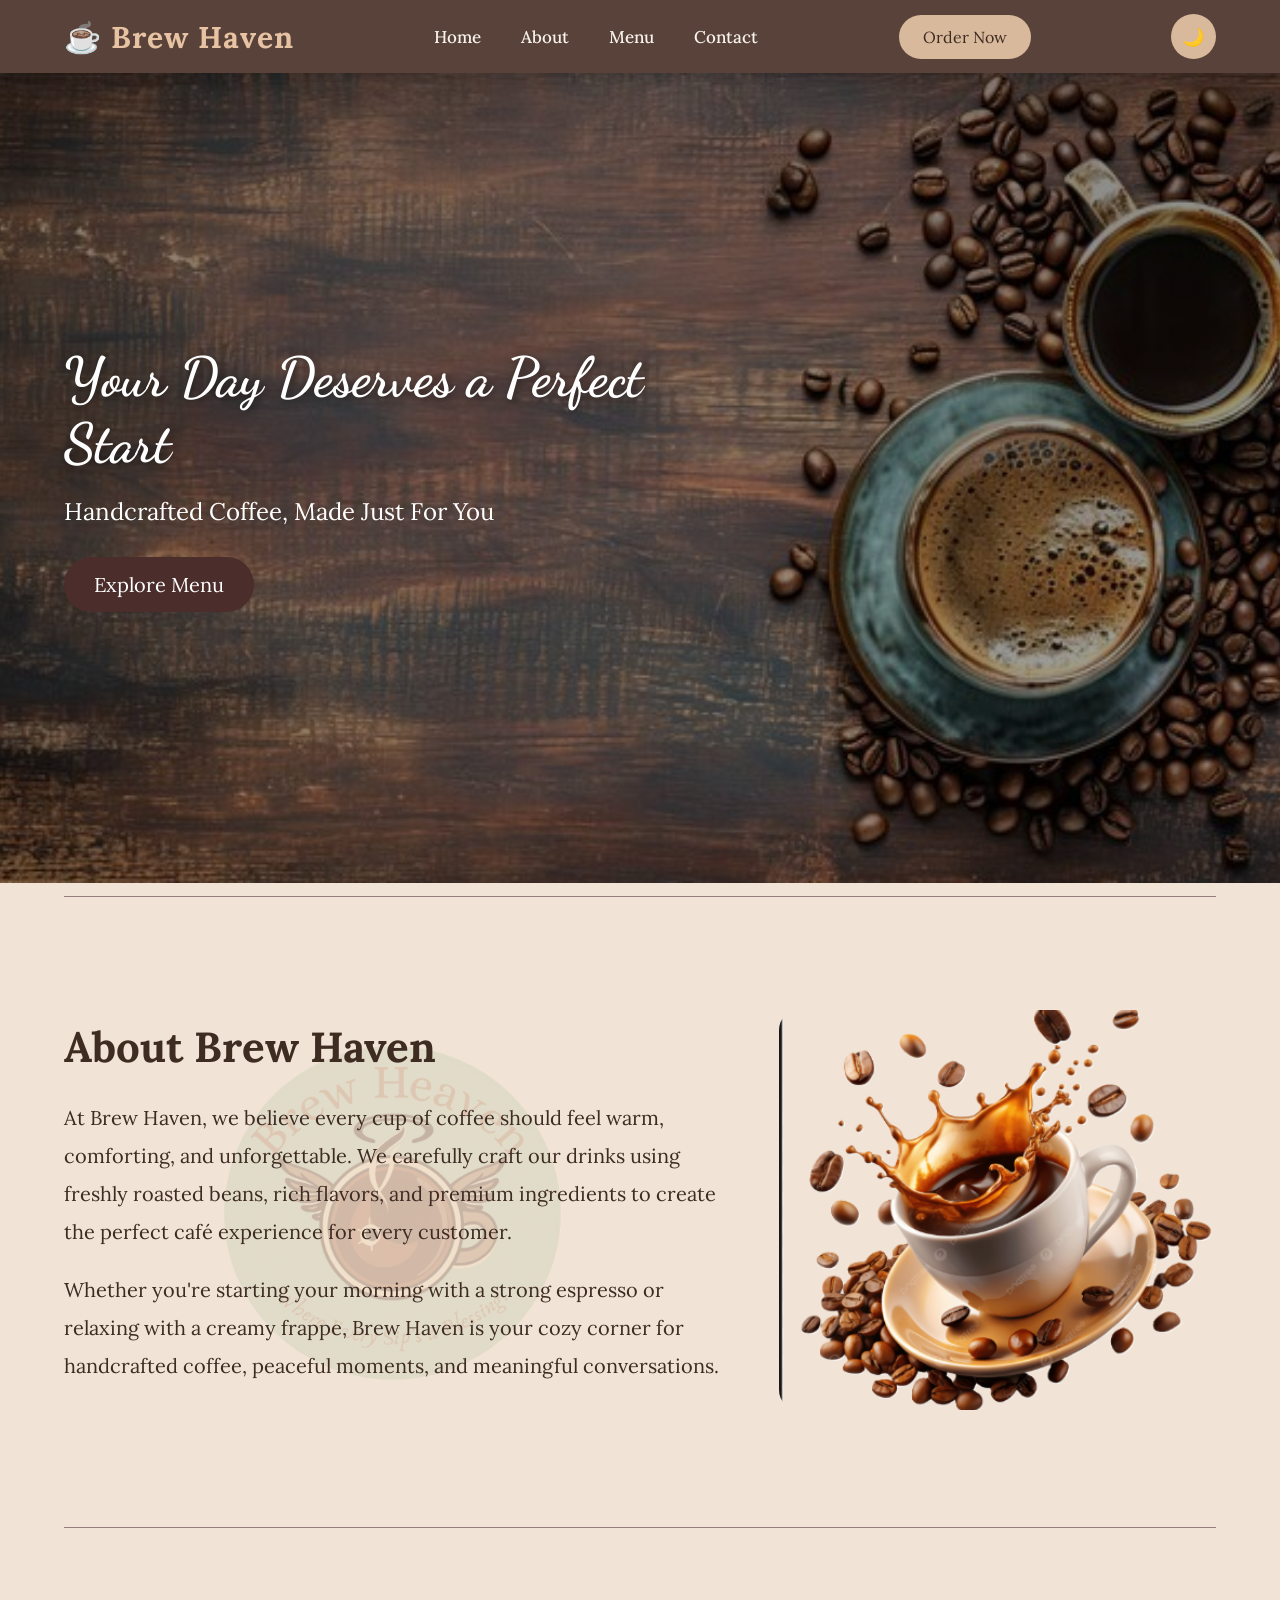
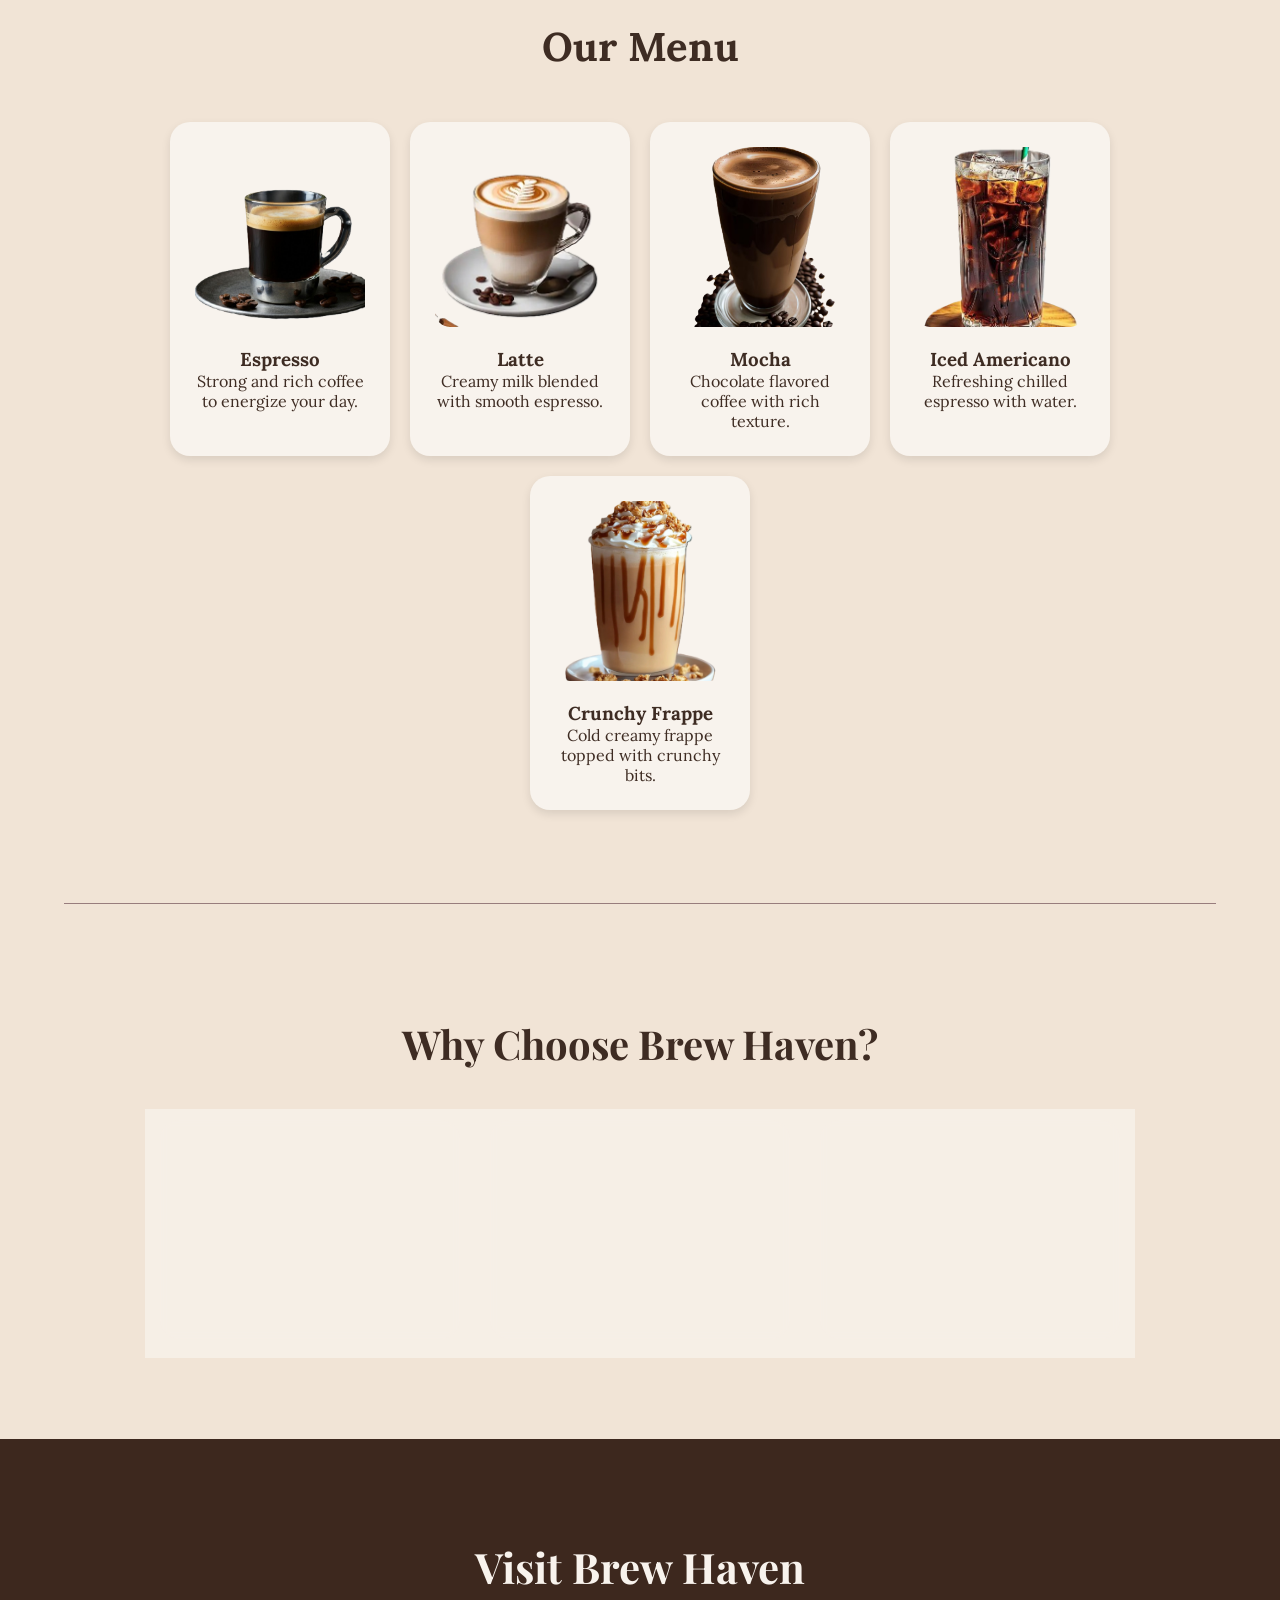
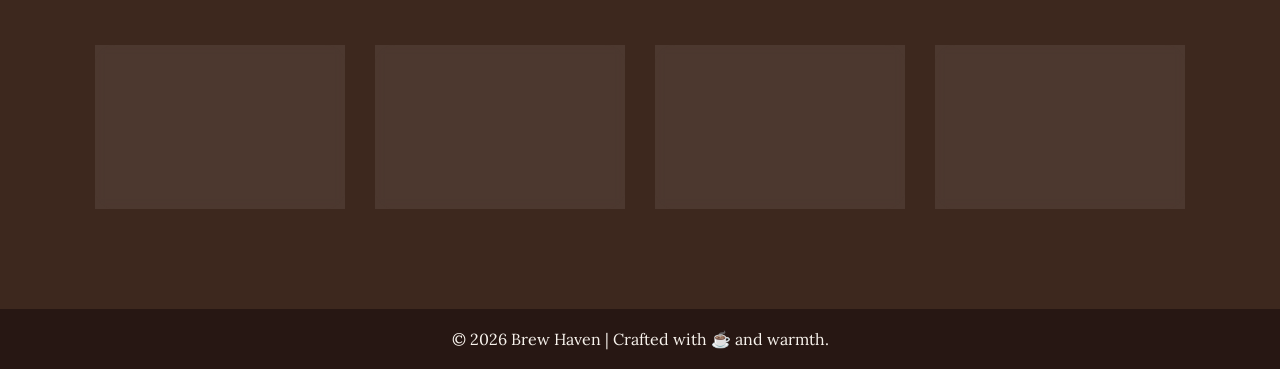
<file: landing-page/index.html>
<!doctype html>
<html lang="en">
  <head>
    <meta charset="UTF-8" />
    <meta name="viewport" content="width=device-width, initial-scale=1.0" />
    <title>Brew Haven | Freshly Brewed Perfection</title>
    <link rel="shortcut icon" href="images/favi.png" type="image/x-icon" />
    <link rel="stylesheet" href="style.css" />
    <link href="https://fonts.googleapis.com/css2?family=Lora:wght@400;500;600&family=Dancing+Script:wght@500;600&display=swap"
      rel="stylesheet"/>
    <link href="https://fonts.googleapis.com/css2?family=Playfair+Display:wght@400;500;600&display=swap"
      rel="stylesheet"/>
  </head>
  <body>
    <!-- navbar -->
    <nav class="navbar">
      <div class="container">
        <!-- logo -->
        <div class="logo">
          <h2><a href="#home">☕ Brew Haven</a></h2>
        </div>
        <!-- links -->
        <ul>
          <li><a href="#home">Home</a></li>
          <li><a href="#about">About</a></li>
          <li><a href="#menu">Menu</a></li>
          <li><a href="#contact">Contact</a></li>
        </ul>
        <button class="nav-btn" aria-label="Order Now">Order Now</button>
        <button class="theme-btn" aria-label="Toggle Dark Mode">
          <span class="icon sun">☀️</span>
          <span class="icon moon">🌙</span>
        </button>
      </div>
    </nav>
    <!-- Hero section -->
    <main class="hero" id="home">
      <div class="container">
        <div class="content reveal">
          <h1>Your Day Deserves a Perfect Start</h1>
          <p>Handcrafted Coffee, Made Just For You</p>
          <a href="#menu" class="hero-btn">Explore Menu</a>
        </div>
      </div>
    </main>
    <hr />

    <!-- about the cafe  -->
    <section class="about reveal" id="about">
      <div class="container">
        <div class="text">
          <h2>About Brew Haven</h2>

          <p>
            At Brew Haven, we believe every cup of coffee should feel warm,
            comforting, and unforgettable. We carefully craft our drinks using
            freshly roasted beans, rich flavors, and premium ingredients to
            create the perfect café experience for every customer.
          </p>

          <p>
            Whether you're starting your morning with a strong espresso or
            relaxing with a creamy frappe, Brew Haven is your cozy corner for
            handcrafted coffee, peaceful moments, and meaningful conversations.
          </p>
        </div>

        <div class="about-image">
          <img src="images/cup.png" alt="Coffee Shop" />
        </div>
      </div>
    </section>
    <hr />

    <!-- Menu -->
    <section class="menu reveal" id="menu">
      <h2>Our Menu</h2>

      <div class="container">
        <div class="card">
          <div class="card-image">
            <img src="images/espresso.png" alt="Espresso" />
          </div>

          <h3>Espresso</h3>

          <p>Strong and rich coffee to energize your day.</p>
        </div>

        <div class="card">
          <div class="card-image">
            <img src="images/latte.png" alt="Latte" />
          </div>

          <h3>Latte</h3>

          <p>Creamy milk blended with smooth espresso.</p>
        </div>

        <div class="card">
          <div class="card-image">
            <img src="images/mocha.png" alt="Mocha" />
          </div>

          <h3>Mocha</h3>

          <p>Chocolate flavored coffee with rich texture.</p>
        </div>

        <div class="card">
          <div class="card-image">
            <img src="images/iced-americano.png" alt="Iced Americano" />
          </div>

          <h3>Iced Americano</h3>

          <p>Refreshing chilled espresso with water.</p>
        </div>

        <div class="card">
          <div class="card-image">
            <img src="images/frappe.png" alt="Frappe" />
          </div>

          <h3>Crunchy Frappe</h3>

          <p>Cold creamy frappe topped with crunchy bits.</p>
        </div>
      </div>
    </section>
    <hr />

    <!-- Features -->
    <section class="features reveal">
      <h2>Why Choose Brew Haven?</h2>

      <div class="container">
        <div class="feature-card">
          <h3>☕ Fresh Coffee</h3>
          <p>
            Every cup is brewed fresh using carefully selected coffee beans.
          </p>
        </div>

        <div class="feature-card">
          <h3>🌿 Premium Ingredients</h3>
          <p>
            We use high-quality ingredients to create rich and comforting
            flavors.
          </p>
        </div>

        <div class="feature-card">
          <h3>🍰 Cozy Ambience</h3>
          <p>
            A warm and peaceful space perfect for relaxing and meaningful
            moments.
          </p>
        </div>
      </div>
    </section>

    <!-- contact section -->

    <section class="contact reveal" id="contact">
      <div class="container">
        <h2>Visit Brew Haven</h2>

        <div class="contact-info">
          <div class="contact-card">
            <h3>📍 Address</h3>
            <p>21 Coffee Street, Hyderabad, India</p>
          </div>

          <div class="contact-card">
            <h3>📞 Phone</h3>
            <p>+91 98765 43210</p>
          </div>

          <div class="contact-card">
            <h3>✉ Email</h3>
            <p>hello@brewhaven.com</p>
          </div>

          <div class="contact-card">
            <h3>⏰ Opening Hours</h3>
            <p>8:00 AM — 10:00 PM</p>
          </div>
        </div>
      </div>
    </section>

    <!-- footer -->

    <footer class="footer">
      <p>© 2026 Brew Haven | Crafted with ☕ and warmth.</p>
    </footer>
    <!-- footer -->
    <div class="popup" id="popup">
      <p>☕ Your perfect coffee is waiting at Brew Haven!</p>
      <button id="close-popup">Close</button>
    </div>
    <script src="script.js"></script>
  </body>
</html>
</file>
<file: landing-page/style.css>
/* BASE */
* {
  margin: 0;
  padding: 0;
  box-sizing: border-box;
}

html {
  scroll-behavior: smooth;
}

body {
  font-family: "Lora", serif;
  color: #3e2c23;
  background-color: #f1e4d6;
  transition:
    background-color 0.5s ease,
    color 0.5s ease;
}

section {
  scroll-margin-top: 90px;
}

hr {
  border: none;
  height: 1px;
  background-color: #987d7d;
  width: 90%;
  margin: 13px auto;
}

/* LAYOUT */

.container {
  width: 90%;
  max-width: 1200px;
  margin: auto;
}

/*NAVBAR*/

.navbar {
  background: rgba(75, 53, 44, 0.92);
  backdrop-filter: blur(5px);
  box-shadow: 0 2px 10px rgba(0, 0, 0, 0.15);
  
  padding: 14px 0;
  position: sticky;
  top: 0;
  z-index: 100;
  transition: background 0.5s ease;
}

.navbar .container {
  display: flex;
  align-items: center;
  justify-content: space-between;
  gap: 40px;
}

.logo {
  display: flex;
  align-items: center;
  gap: 10px;
}

.logo h2 {
  font-size: 30px;
  letter-spacing: 1px;
}

.logo h2 a {
  text-decoration: none;
  color: #e7c3a3;
  transition: color 0.3s ease;
}

.logo h2 a:hover {
  color: #876139;
}

.navbar ul {
  list-style: none;
  display: flex;
  gap: 40px;
  flex-wrap: wrap;
  justify-content: center;
}

.navbar ul li a {
  text-decoration: none;
  color: #f8f3ed;
  font-size: 17px;
  font-weight: 500;
  position: relative;
}

.navbar ul li a::after {
  content: "";
  position: absolute;
  left: 0;
  bottom: -5px;
  width: 0;
  height: 2px;
  background-color: #d9b99b;
  transition: width 0.3s ease;
}

.navbar ul li a:hover {
  color: inherit;
}

.navbar ul li a:hover::after {
  width: 100%;
}

.nav-btn {
  padding: 12px 24px;
  border: none;
  border-radius: 25px;
  background-color: #d9b99b;
  color: #3e2c23;
  cursor: pointer;
  font-family: "Lora", serif;
  font-size: 16px;
  transition: background-color 0.3s ease;
}

.nav-btn:hover {
  background-color: #f1d3b3;
}

.nav-btn:active {
  transform: scale(0.95);
}

/* dark mode button */

.theme-btn {
  position: relative;
  width: 45px;
  height: 45px;
  border: none;
  border-radius: 50%;
  background-color: #d9b99b;
  cursor: pointer;
  overflow: hidden;
  display: flex;
  align-items: center;
  justify-content: center;
  transition:
    transform 0.3s ease,
    box-shadow 0.3s ease;
}

.theme-btn:hover {
  box-shadow: 0 0 10px rgba(217, 185, 155, 0.5);
}

.theme-btn:active {
  transform: scale(0.9);
}

/* both icons stacked */
.theme-btn .moon,
.theme-btn .sun {
  position: absolute;
  font-size: 18px;
  transition:
    opacity 0.4s ease,
    transform 0.4s ease;
}

/* default state: light mode = show moon */
.theme-btn .sun {
  opacity: 0;
  transform: rotate(90deg) scale(0.5);
}

.theme-btn .moon {
  opacity: 1;
  transform: rotate(0deg) scale(1);
}

/* HERO SECTION */

.hero {
  min-height: 90vh;
  background-image:
    linear-gradient(rgba(0, 0, 0, 0.45), rgba(0, 0, 0, 0.35)),
    url("images/hero-section.jpeg");
  background-size: cover;
  background-position: center;
  display: flex;
  align-items: center;
  color: white;
}

.hero .container {
  display: flex;
  align-items: center;
  justify-content: space-between;
}

.content {
  max-width: 600px;
}

.content h1 {
  font-size: 55px;
  font-family: "Dancing Script", cursive;
  margin-bottom: 20px;
  line-height: 1.2;
  text-shadow: 2px 2px 10px rgba(0, 0, 0, 0.5);
}

.content p {
  font-size: 24px;
  margin-bottom: 30px;
}

.hero-btn {
  display: inline-block;
  padding: 15px 30px;
  border-radius: 30px;
  background-color: #4b2e2b;
  color: #fff;
  font-size: 20px;
  text-decoration: none;
  transition:
    background-color 0.3s ease,
    transform 0.3s ease;
}

.hero-btn:hover {
  background-color: #6b463f;
  transform: translateY(-2px);
}

.hero-btn:active {
  transform: scale(0.95);
}

/* ABOUT SECTION */

.about {
  padding: 100px 0;
}

.about .container {
  display: flex;
  align-items: center;
  justify-content: space-between;
  gap: 60px;
}

.text {
  flex: 1.2;
  position: relative;
}

.text::before {
  content: "";
  position: absolute;
  background-image: url("images/logo.png");
  background-repeat: no-repeat;
  background-size: 400px;
  background-position: center;
  opacity: 0.25;
  inset: 0;
  pointer-events: none;
}

.text h2,
.text p {
  position: relative;
  z-index: 2;
}

.text h2 {
  font-size: 42px;
  margin-bottom: 25px;
}

.text p {
  font-size: 20px;
  line-height: 1.9;
  margin-bottom: 20px;
}

.about-image {
  flex: 0.8;
}

.about-image img {
  width: 100%;
  border-radius: 20px;
  max-height: 400px;
  object-fit: cover;
}

/*  MENU */

.menu {
  padding: 80px 0;
}

.menu h2 {
  text-align: center;
  margin-bottom: 50px;
  font-size: 40px;
}

.menu .container {
  display: flex;
  gap: 20px;
  justify-content: center;
  flex-wrap: wrap;
}

/* menu cards */

.card {
  cursor: pointer;
  background-color: #f8f3ed;
  padding: 25px;
  border-radius: 20px;
  max-width: 220px;
  text-align: center;
  box-shadow: 0 4px 10px rgba(0, 0, 0, 0.1);
  transition:
    background-color 0.5s ease,
    color 0.5s ease,
    transform 0.3s ease;
}

.card:hover {
  transform: translateY(-10px) scale(1.05);
}

.card:hover h3 {
  color: #d9b99b;
}

.card-image {
  height: 180px;
  overflow: hidden;
  border-radius: 15px;
  margin-bottom: 20px;
}

.card img {
  width: 100%;
  height: 100%;
  object-fit: cover;
  transition: transform 0.4s ease;
}

.card:hover img {
  transform: scale(1.1);
}

/* features */

.features {
  padding: 100px 0;
}

.features h2 {
  text-align: center;
  font-size: 40px;
  margin-bottom: 50px;
  font-family: "Playfair Display", serif;
}

.features .container {
  display: flex;
  gap: 30px;
  justify-content: center;
  flex-wrap: wrap;
}

.feature-card {
  background-color: rgba(255, 255, 255, 0.4);
  max-width: 300px;
  padding: 30px;
  border-radius: 20px;
  text-align: center;
  backdrop-filter: blur(5px);
  box-shadow: 0 4px 10px rgba(0, 0, 0, 0.1);
  transition:
    background-color 0.5s ease,
    color 0.5s ease,
    transform 0.3s ease;
}

.feature-card:hover {
  transform: translateY(-8px);
}

.feature-card h3 {
  margin-bottom: 15px;
  font-size: 24px;
}

.feature-card p {
  line-height: 1.7;
}

/* contact section */

.contact {
  background-color: #3d281e;
  color: #f8f3ed;
  padding: 100px 0;
}

.contact h2 {
  text-align: center;
  font-size: 42px;
  margin-bottom: 50px;
  font-family: "Playfair Display", serif;
}

.contact-info {
  display: flex;
  justify-content: center;
  gap: 30px;
  flex-wrap: wrap;
}
/* cards */

.contact-card {
  background-color: rgba(255, 255, 255, 0.08);
  padding: 30px;
  width: 250px;
  border-radius: 20px;
  text-align: center;
  backdrop-filter: blur(5px);
  transition:
    background-color 0.5s ease,
    color 0.5s ease,
    transform 0.3s ease;
}

.contact-card:hover {
  transform: translateY(-8px);
}

.contact-card h3 {
  margin-bottom: 15px;
  font-size: 24px;
}

.contact-card p {
  line-height: 1.7;
}

/* footer */

.footer {
  background-color: #271713;
  color: #f8f3ed;
  text-align: center;
  padding: 20px;
}
/* scroll reveal animation */

.reveal {
  opacity: 0;
  transform: translateY(60px);
  transition:
    opacity 1s ease,
    transform 1s ease;
}

.reveal.active {
  opacity: 1;
  transform: translateY(0);
}

/* pop up */

.popup {
  position: fixed;
  top: 50%;
  left: 50%;
  width: 320px;
  padding: 30px;
  background-color: #f8f3ed;
  color: #3e2c23;
  border-radius: 20px;
  text-align: center;
  box-shadow: 0 10px 30px rgba(0, 0, 0, 0.2);
  opacity: 0;
  transform: translate(-50%, -50%) scale(0.9);
  visibility: hidden;
  pointer-events: none;
  z-index: 1000;

  transition:
    opacity 0.3s ease,
    transform 0.3s ease;
}

.popup button {
  margin-top: 20px;
  padding: 10px 20px;
  border: none;
  border-radius: 20px;
  background-color: #4b2e2b;
  color: white;
  cursor: pointer;
}

.popup.show {
  opacity: 1;
  transform: translate(-50%, -50%) scale(1);
  visibility: visible;
  pointer-events: auto;
}

/* DARK MODE */

body.dark-mode {
  background-color: #16100d;
  color: #f8f3ed;
}

/* navbar */

body.dark-mode .navbar {
  background: linear-gradient(to right, #120c09, #211611);
}

/* sections */

body.dark-mode .about,
body.dark-mode .menu,
body.dark-mode .features {
  background-color: #16100d;
}

/* cards */

body.dark-mode .card,
body.dark-mode .feature-card,
body.dark-mode .contact-card {
  background-color: #2b1d18;
  color: #f8f3ed;
  box-shadow: 0 6px 20px rgba(0, 0, 0, 0.3);
}

/* buttons */

body.dark-mode .hero-btn,
body.dark-mode .nav-btn,
body.dark-mode .popup button {
  background-color: #d9b99b;
  color: #2b1812;
}

/* popup */

body.dark-mode .popup {
  background-color: #2b1d18;
  color: #f8f3ed;
}

/* footer */

body.dark-mode .footer {
  background-color: #120c09;
}

/* lines */

body.dark-mode hr {
  background-color: #5c463d;
}

body.dark-mode .theme-btn .sun {
  opacity: 1;
  transform: rotate(0deg) scale(1);
}

body.dark-mode .theme-btn .moon {
  opacity: 0;
  transform: rotate(-90deg) scale(0.5);
}


/* MEDIA QUERIES */

/* Tablet Devices */

@media (max-width: 992px) {
  .hero .container,
  .about .container {
    flex-direction: column;
    text-align: center;
  }

  .content h1 {
    font-size: 45px;
  }

  .content p {
    font-size: 20px;
  }

  .about-image img {
    max-width: 400px;
  }

  .navbar .container {
    flex-wrap: wrap;
    justify-content: center;
    gap: 20px;
  }

  .navbar ul {
    gap: 20px;
  }
}

/* Mobile Devices*/

@media (max-width: 768px) {
  .hero {
    min-height: auto;
    padding: 100px 0;
  }

  .content h1 {
    font-size: 38px;
  }

  .content p {
    font-size: 18px;
  }

  .text h2,
  .menu h2,
  .features h2,
  .contact h2 {
    font-size: 32px;
  }

  .text p {
    font-size: 18px;
  }

  .navbar .container {
    flex-direction: column;
  }

  .navbar ul {
    flex-wrap: wrap;
    justify-content: center;
    gap: 12px;
  }
  .card,
  .feature-card,
  .contact-card {
    width: 100%;
    max-width: 320px;
  }

  .popup {
    width: 90%;
  }

  .nav-btn {
    font-size: 15px;
  }
}

/* Small Mobile Devices */

@media (max-width: 480px) {
  .content h1 {
    font-size: 30px;
  }

  .hero-btn {
    padding: 12px 24px;
    font-size: 16px;
  }

  .navbar ul {
    gap: 15px;
  }

  .navbar ul li a {
    font-size: 15px;
  }

  .text::before {
    background-size: 250px;
  }
}
</file>
